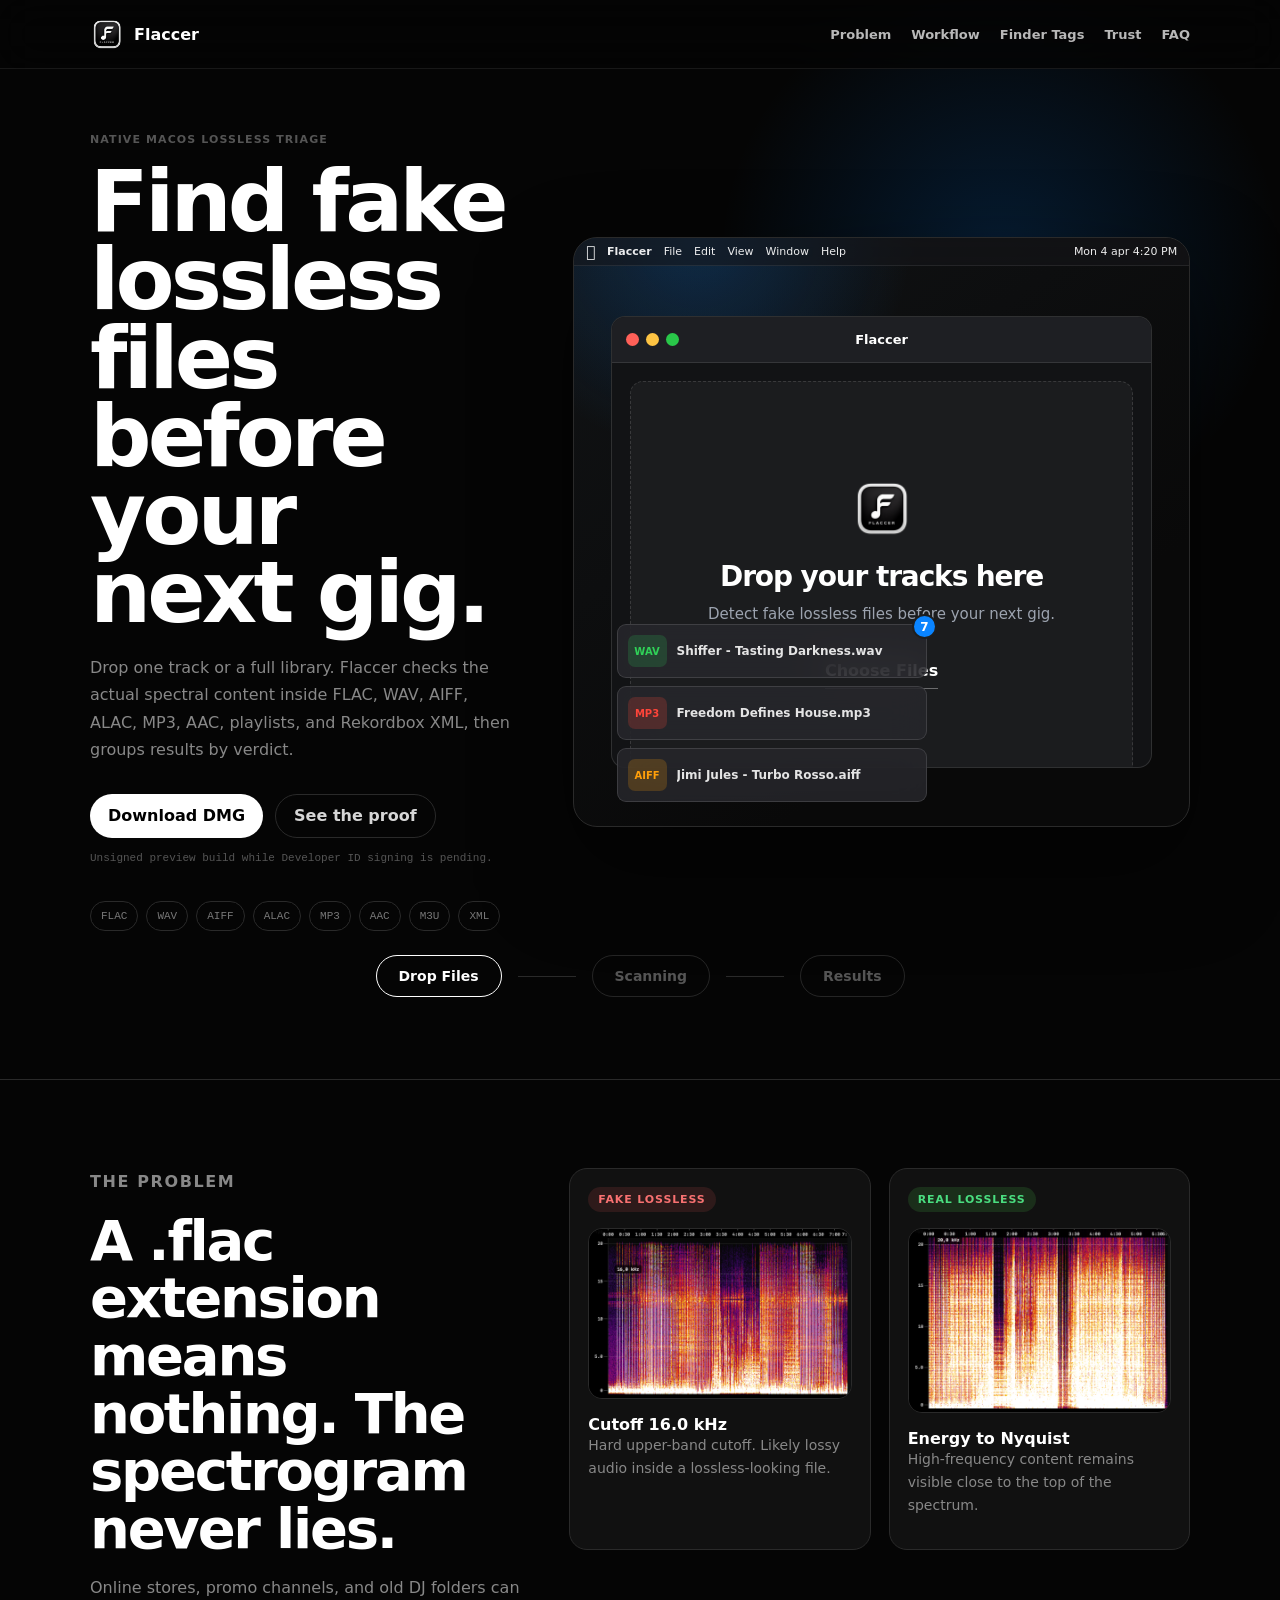
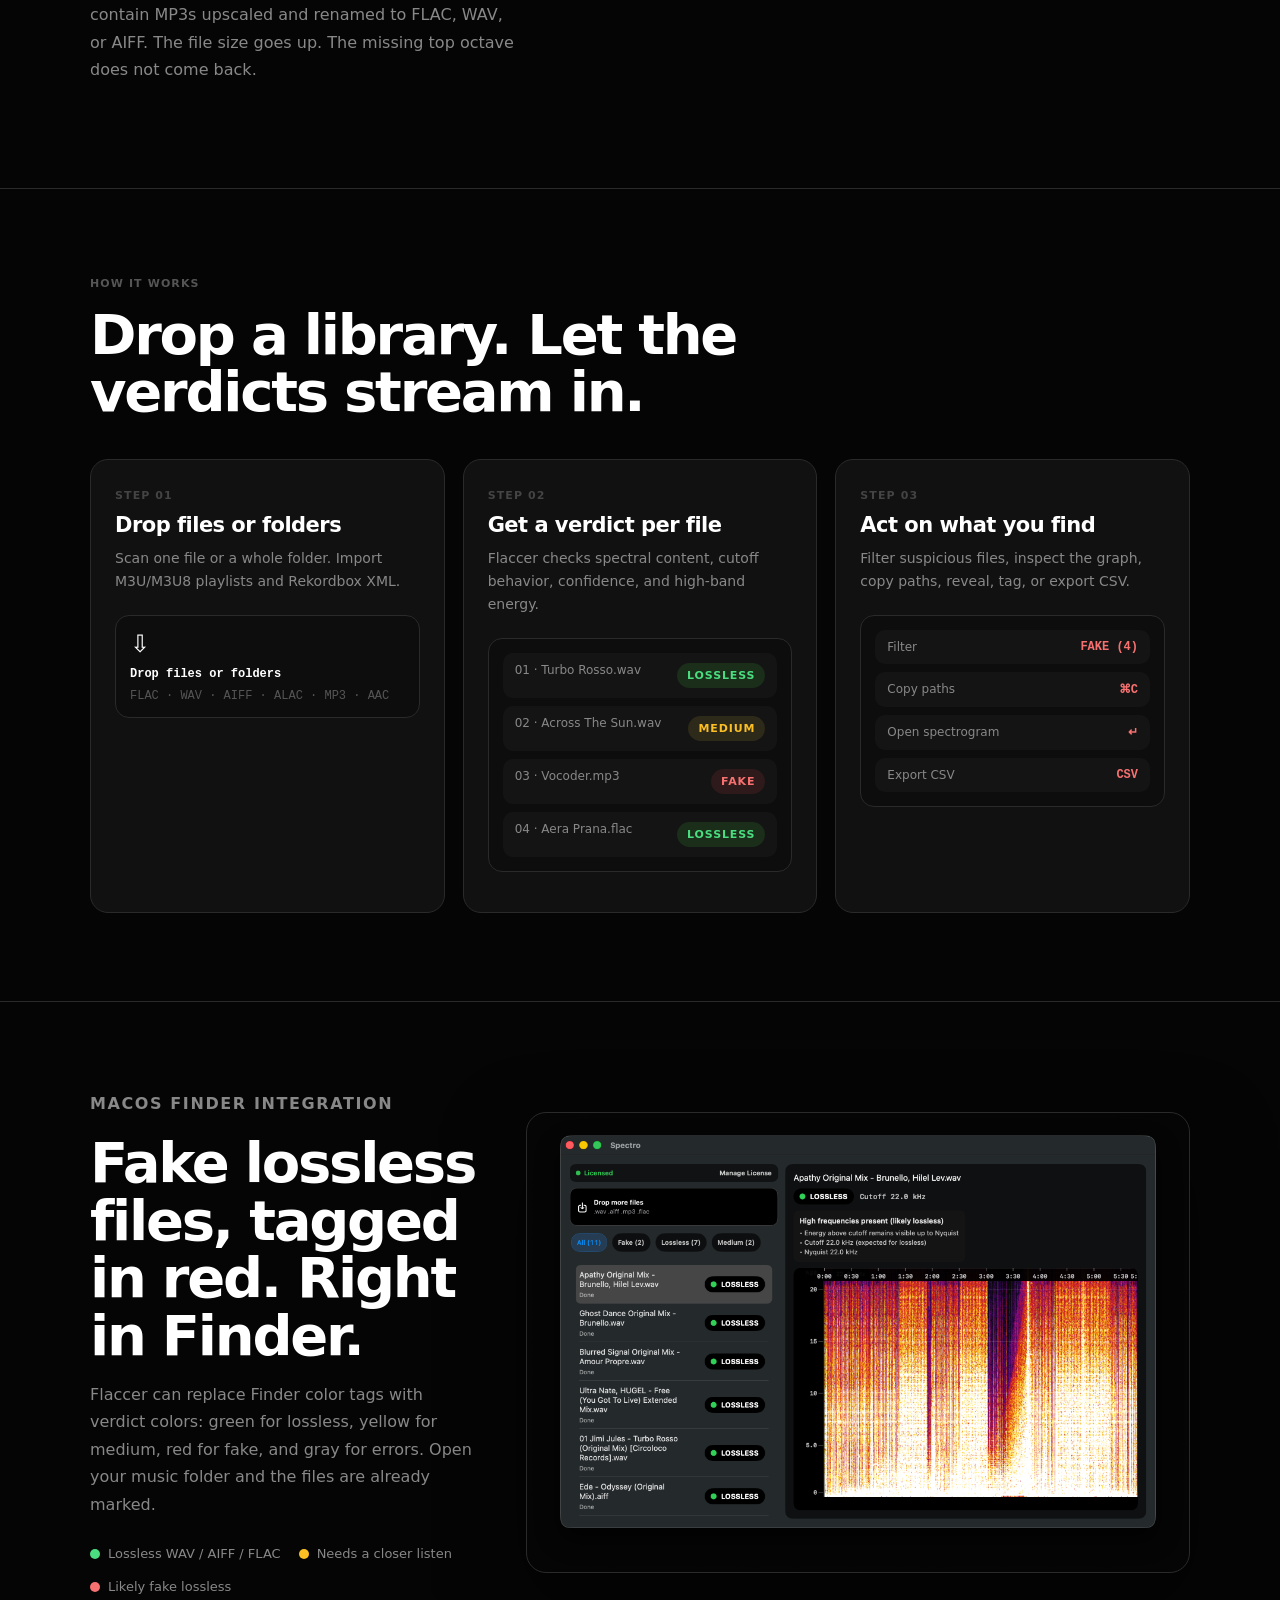
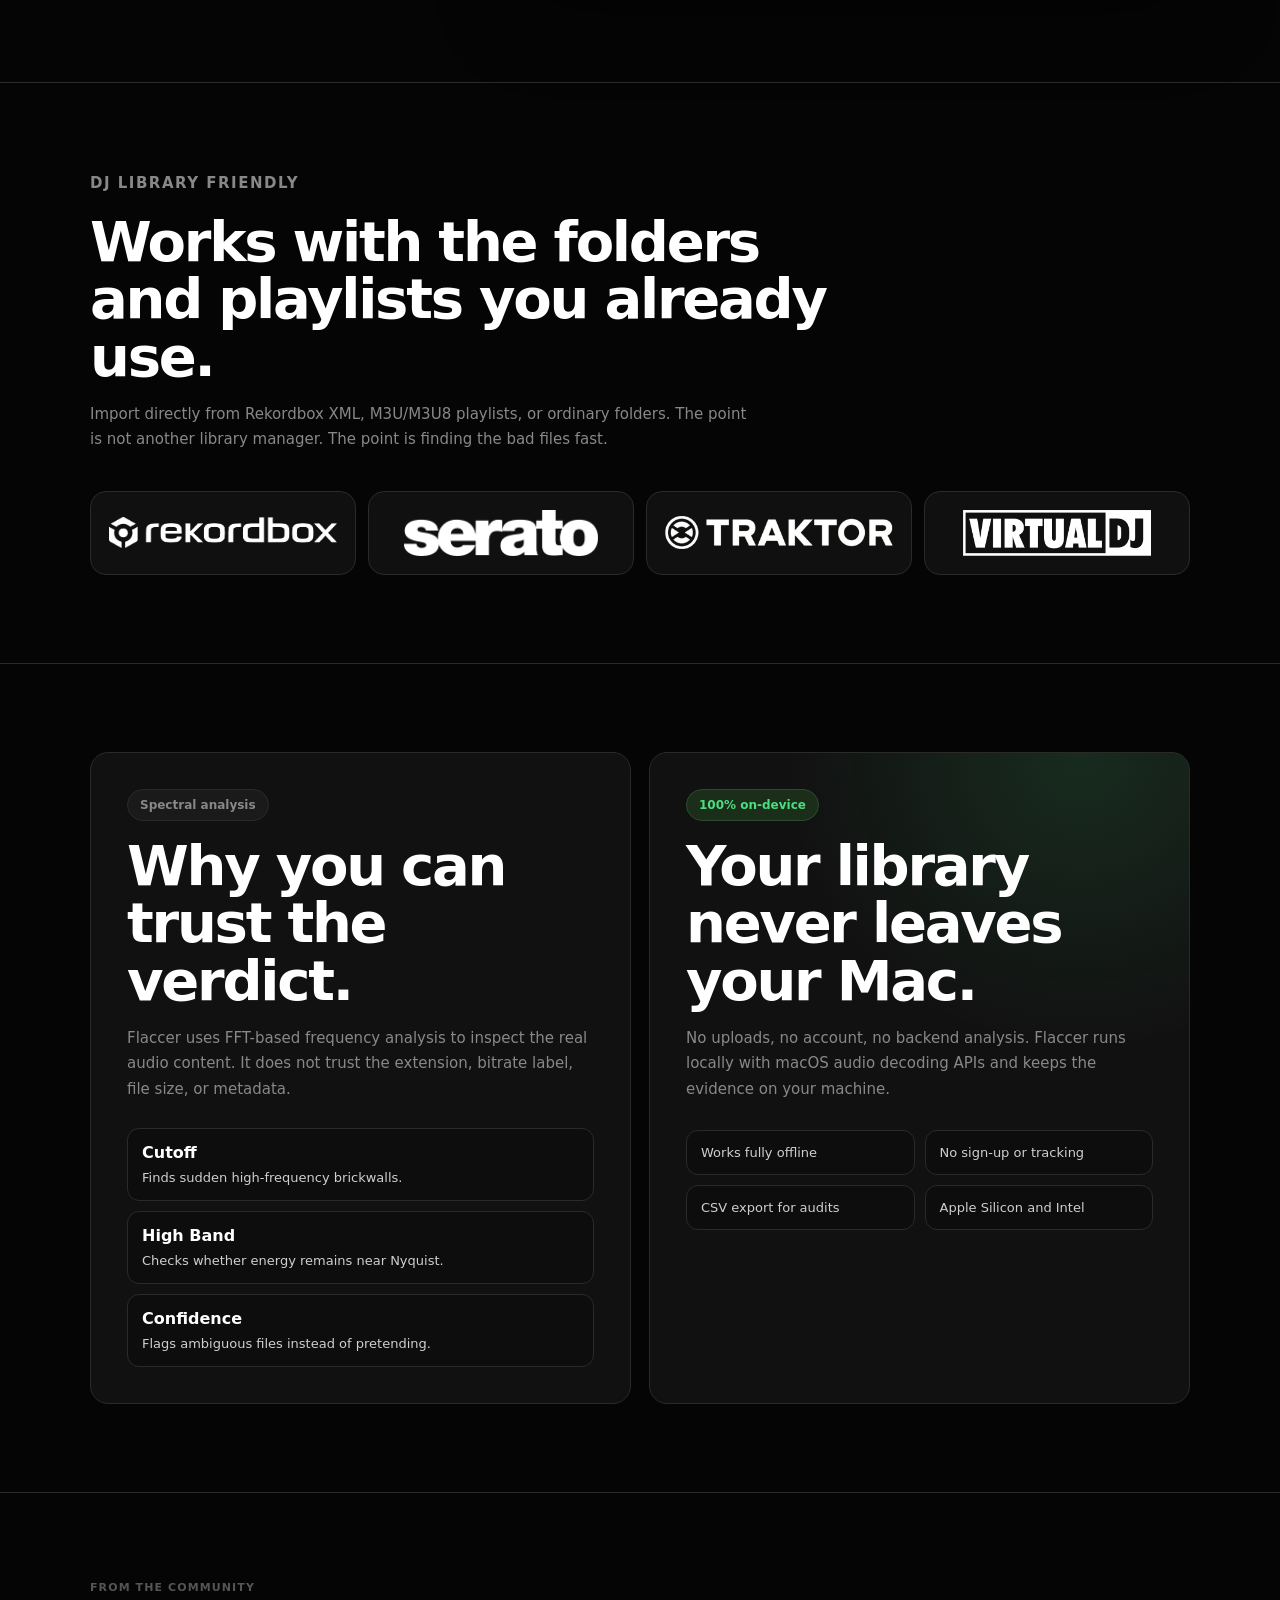
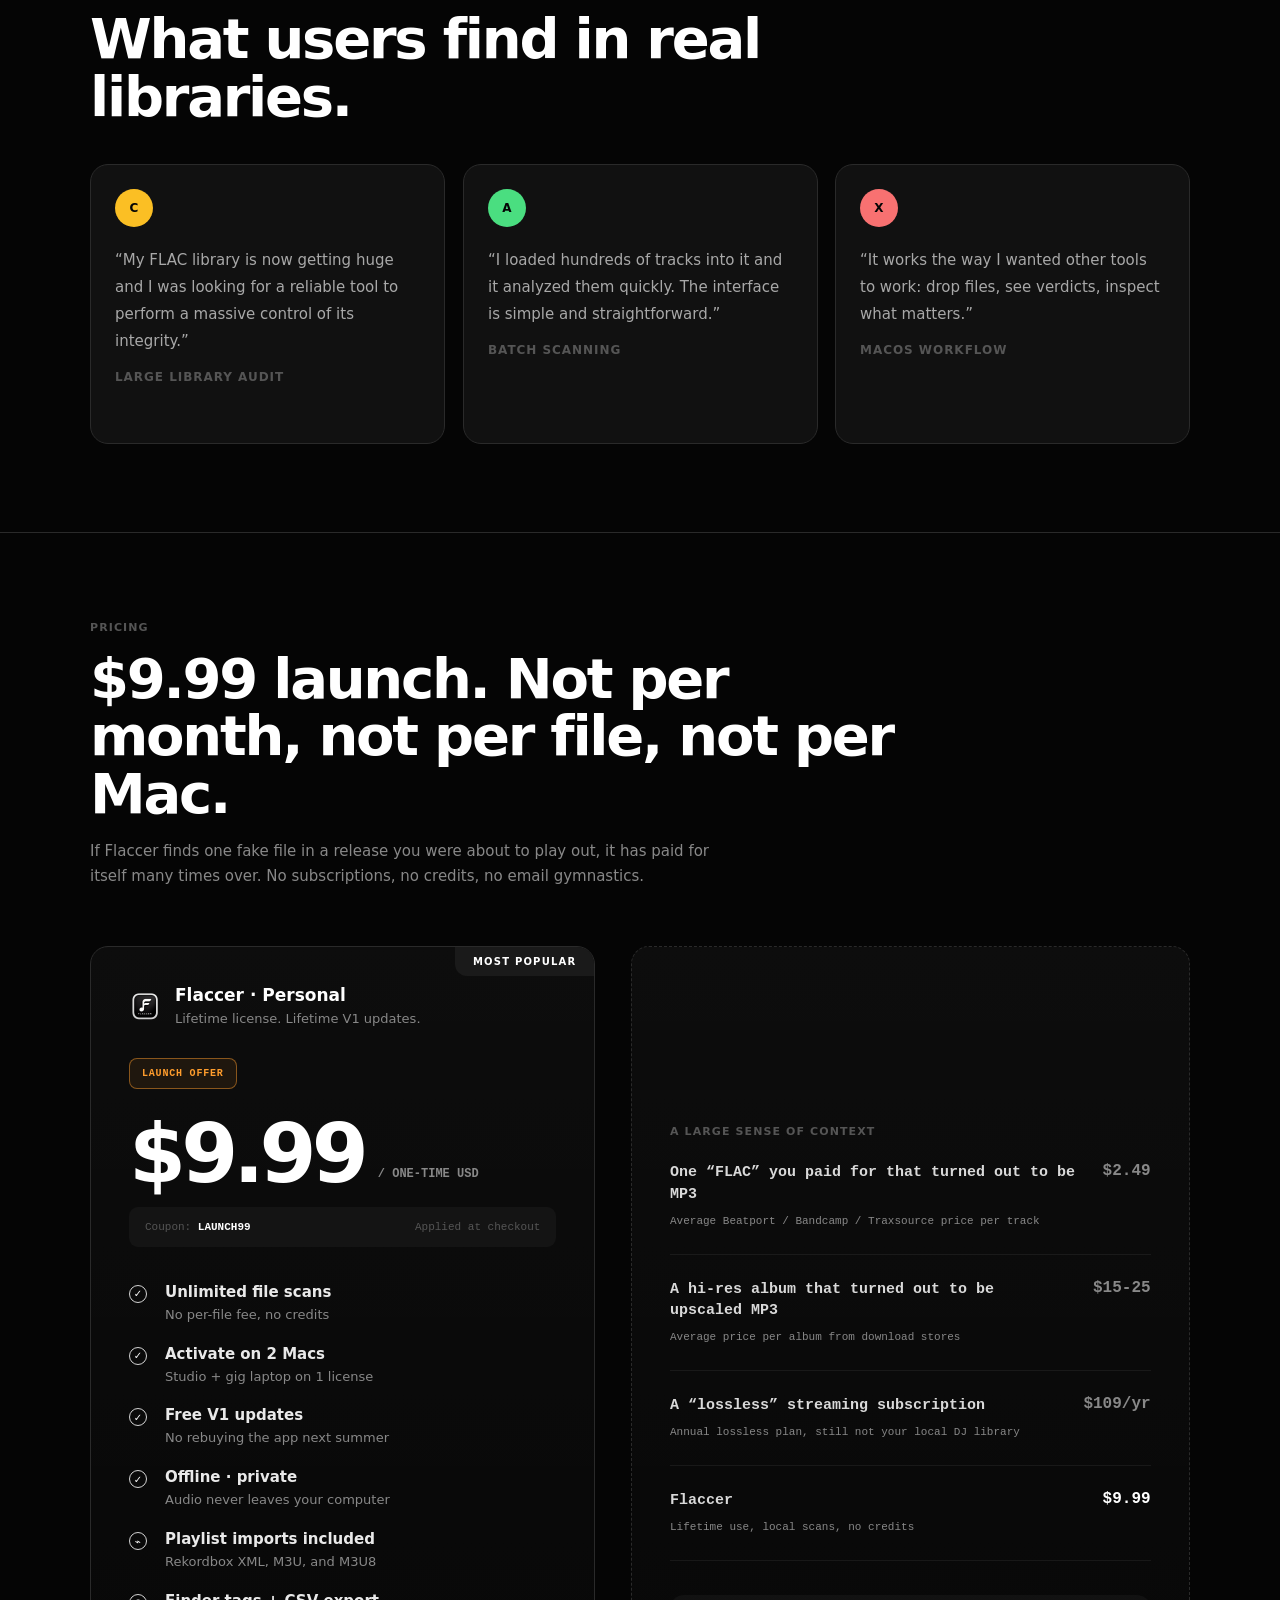
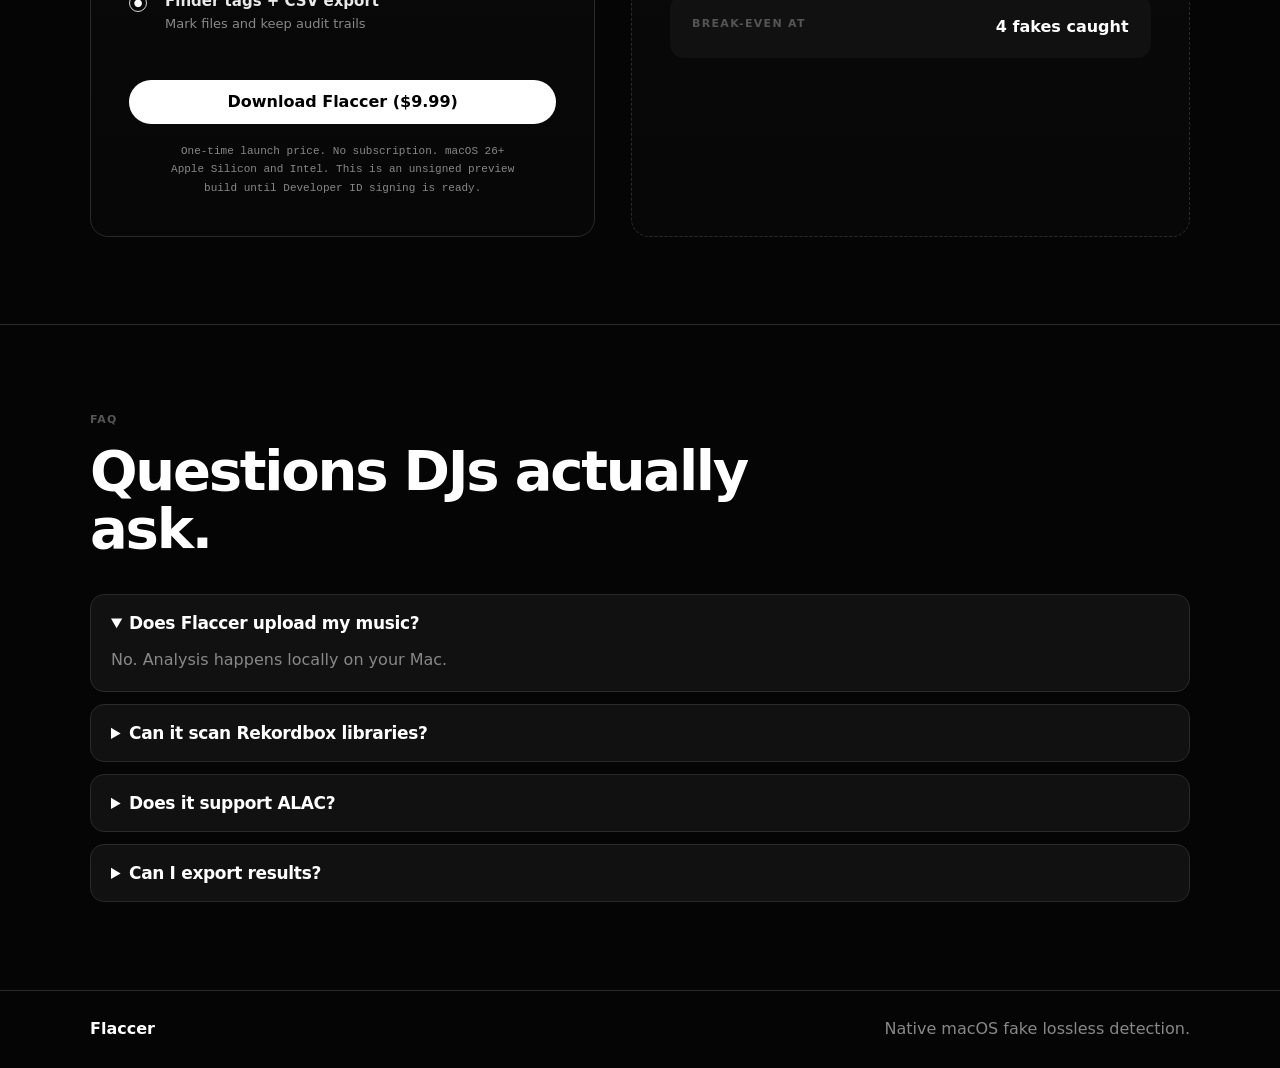
<file: index.html>
<!doctype html>
<html lang="en">
  <head>
    <meta charset="utf-8">
    <meta name="viewport" content="width=device-width, initial-scale=1">
    <title>Flaccer - Fake lossless detector for macOS</title>
    <meta name="description" content="Flaccer detects fake lossless audio files with local spectrogram analysis, Finder color tags, playlist imports, and CSV export.">
    <link rel="icon" href="assets/flaccer-icon.png" type="image/png">
    <link rel="apple-touch-icon" href="assets/flaccer-icon.png">
    <link rel="stylesheet" href="styles.css">
  </head>
  <body>
    <header class="site-nav">
      <a class="brand" href="#top" aria-label="Flaccer home">
        <img src="assets/flaccer-icon.png" alt="">
        <span>Flaccer</span>
      </a>
      <nav aria-label="Primary navigation">
        <a href="#problem">Problem</a>
        <a href="#workflow">Workflow</a>
        <a href="#finder-tags">Finder Tags</a>
        <a href="#trust">Trust</a>
        <a href="#faq">FAQ</a>
      </nav>
    </header>

    <main id="top">
      <section class="hero">
        <div class="hero-copy">
          <p class="eyebrow">Native macOS lossless triage</p>
          <h1>Find fake lossless files before your next gig.</h1>
          <p class="lede">
            Drop one track or a full library. Flaccer checks the actual spectral
            content inside FLAC, WAV, AIFF, ALAC, MP3, AAC, playlists, and
            Rekordbox XML, then groups results by verdict.
          </p>
          <div class="hero-actions">
            <a class="button primary" href="downloads/Flaccer-1.0.1.dmg" download>Download DMG</a>
            <a class="button secondary" href="#problem">See the proof</a>
          </div>
          <p class="download-note">Unsigned preview build while Developer ID signing is pending.</p>
          <div class="format-strip">
            <span>FLAC</span>
            <span>WAV</span>
            <span>AIFF</span>
            <span>ALAC</span>
            <span>MP3</span>
            <span>AAC</span>
            <span>M3U</span>
            <span>XML</span>
          </div>
        </div>

        <div class="desktop-scene" aria-label="Flaccer interface preview">
          <div class="system-bar">
            <div>
              <span class="apple"></span>
              <strong>Flaccer</strong>
              <span>File</span>
              <span>Edit</span>
              <span>View</span>
              <span>Window</span>
              <span>Help</span>
            </div>
            <span>Mon 4 apr 4:20 PM</span>
          </div>

          <div class="app-window">
            <div class="titlebar">
              <span class="traffic red"></span>
              <span class="traffic yellow"></span>
              <span class="traffic green"></span>
              <strong>Flaccer</strong>
            </div>
            <div class="drop-zone">
              <img src="assets/flaccer-icon.png" alt="">
              <h2>Drop your tracks here</h2>
              <p>Detect fake lossless files before your next gig.</p>
              <button type="button">Choose Files</button>
            </div>
          </div>

          <div class="drag-stack" aria-hidden="true">
            <div class="file-card wav"><b>WAV</b><span>Shiffer - Tasting Darkness.wav</span></div>
            <div class="file-card mp3"><b>MP3</b><span>Freedom Defines House.mp3</span></div>
            <div class="file-card aiff"><b>AIFF</b><span>Jimi Jules - Turbo Rosso.aiff</span></div>
            <em>7</em>
          </div>
        </div>
      </section>

      <div class="stage-pills" aria-label="Scan flow">
        <span class="active">Drop Files</span>
        <i></i>
        <span>Scanning</span>
        <i></i>
        <span>Results</span>
      </div>

      <section id="problem" class="section proof">
        <div class="section-intro">
          <p class="eyebrow">The problem</p>
          <h2>A .flac extension means nothing. The spectrogram never lies.</h2>
          <p>
            Online stores, promo channels, and old DJ folders can contain MP3s
            upscaled and renamed to FLAC, WAV, or AIFF. The file size goes up.
            The missing top octave does not come back.
          </p>
        </div>
        <div class="proof-grid">
          <article>
            <span class="verdict fake">Fake lossless</span>
            <img src="assets/spectro-fake.png" alt="Fake lossless spectrogram with a hard high-frequency cutoff">
            <div class="proof-caption">
              <strong>Cutoff 16.0 kHz</strong>
              <p>Hard upper-band cutoff. Likely lossy audio inside a lossless-looking file.</p>
            </div>
          </article>
          <article>
            <span class="verdict lossless">Real lossless</span>
            <img src="assets/spectro-lossless.png" alt="Lossless spectrogram with energy up to Nyquist">
            <div class="proof-caption">
              <strong>Energy to Nyquist</strong>
              <p>High-frequency content remains visible close to the top of the spectrum.</p>
            </div>
          </article>
        </div>
      </section>

      <section id="workflow" class="section workflow">
        <p class="eyebrow">How it works</p>
        <h2>Drop a library. Let the verdicts stream in.</h2>
        <div class="workflow-grid">
          <article>
            <small>Step 01</small>
            <h3>Drop files or folders</h3>
            <p>Scan one file or a whole folder. Import M3U/M3U8 playlists and Rekordbox XML.</p>
            <div class="mini-drop">
              <span>⇩</span>
              <b>Drop files or folders</b>
              <em>FLAC · WAV · AIFF · ALAC · MP3 · AAC</em>
            </div>
          </article>
          <article>
            <small>Step 02</small>
            <h3>Get a verdict per file</h3>
            <p>Flaccer checks spectral content, cutoff behavior, confidence, and high-band energy.</p>
            <ul class="result-list">
              <li><span>01 · Turbo Rosso.wav</span><b class="lossless">LOSSLESS</b></li>
              <li><span>02 · Across The Sun.wav</span><b class="medium">MEDIUM</b></li>
              <li><span>03 · Vocoder.mp3</span><b class="fake">FAKE</b></li>
              <li><span>04 · Aera Prana.flac</span><b class="lossless">LOSSLESS</b></li>
            </ul>
          </article>
          <article>
            <small>Step 03</small>
            <h3>Act on what you find</h3>
            <p>Filter suspicious files, inspect the graph, copy paths, reveal, tag, or export CSV.</p>
            <ul class="action-list">
              <li><span>Filter</span><b>FAKE (4)</b></li>
              <li><span>Copy paths</span><b>⌘C</b></li>
              <li><span>Open spectrogram</span><b>↵</b></li>
              <li><span>Export CSV</span><b>CSV</b></li>
            </ul>
          </article>
        </div>
      </section>

      <section id="finder-tags" class="section finder">
        <div>
          <p class="eyebrow">macOS Finder integration</p>
          <h2>Fake lossless files, tagged in red. Right in Finder.</h2>
          <p>
            Flaccer can replace Finder color tags with verdict colors: green for
            lossless, yellow for medium, red for fake, and gray for errors.
            Open your music folder and the files are already marked.
          </p>
          <div class="tag-legend">
            <span><i class="green-dot"></i>Lossless WAV / AIFF / FLAC</span>
            <span><i class="yellow-dot"></i>Needs a closer listen</span>
            <span><i class="red-dot"></i>Likely fake lossless</span>
          </div>
        </div>
        <img src="assets/spectro-library-audit.png" alt="Library audit preview with verdict results">
      </section>

      <section class="section tools">
        <p class="eyebrow">DJ library friendly</p>
        <h2>Works with the folders and playlists you already use.</h2>
        <p>
          Import directly from Rekordbox XML, M3U/M3U8 playlists, or ordinary folders.
          The point is not another library manager. The point is finding the bad files fast.
        </p>
        <div class="logo-grid">
          <img src="assets/rekordbox-logo-spectro.png" alt="Rekordbox">
          <img src="assets/serato-logo-spectro.png" alt="Serato">
          <img src="assets/traktor-logo-spectro.png" alt="Traktor">
          <img src="assets/virtual-dj-logo-spectro.png" alt="VirtualDJ">
        </div>
      </section>

      <section id="trust" class="section trust">
        <div class="trust-card">
          <span class="badge muted">Spectral analysis</span>
          <h2>Why you can trust the verdict.</h2>
          <p>
            Flaccer uses FFT-based frequency analysis to inspect the real audio content.
            It does not trust the extension, bitrate label, file size, or metadata.
          </p>
          <div class="trust-metrics">
            <div><strong>Cutoff</strong><span>Finds sudden high-frequency brickwalls.</span></div>
            <div><strong>High Band</strong><span>Checks whether energy remains near Nyquist.</span></div>
            <div><strong>Confidence</strong><span>Flags ambiguous files instead of pretending.</span></div>
          </div>
        </div>
        <div class="trust-card green-card">
          <span class="badge private">100% on-device</span>
          <h2>Your library never leaves your Mac.</h2>
          <p>
            No uploads, no account, no backend analysis. Flaccer runs locally with
            macOS audio decoding APIs and keeps the evidence on your machine.
          </p>
          <ul class="check-list">
            <li>Works fully offline</li>
            <li>No sign-up or tracking</li>
            <li>CSV export for audits</li>
            <li>Apple Silicon and Intel</li>
          </ul>
        </div>
      </section>

      <section class="section community">
        <p class="eyebrow">From the community</p>
        <h2>What users find in real libraries.</h2>
        <div class="quote-grid">
          <article>
            <div class="avatar yellow">C</div>
            <p>“My FLAC library is now getting huge and I was looking for a reliable tool to perform a massive control of its integrity.”</p>
            <span>Large library audit</span>
          </article>
          <article>
            <div class="avatar green">A</div>
            <p>“I loaded hundreds of tracks into it and it analyzed them quickly. The interface is simple and straightforward.”</p>
            <span>Batch scanning</span>
          </article>
          <article>
            <div class="avatar red">X</div>
            <p>“It works the way I wanted other tools to work: drop files, see verdicts, inspect what matters.”</p>
            <span>macOS workflow</span>
          </article>
        </div>
      </section>

      <section id="pricing" class="section pricing">
        <p class="eyebrow">Pricing</p>
        <h2>$9.99 launch. Not per month, not per file, not per Mac.</h2>
        <p class="pricing-copy">
          If Flaccer finds one fake file in a release you were about to play out,
          it has paid for itself many times over. No subscriptions, no credits,
          no email gymnastics.
        </p>
        <div class="pricing-grid">
          <article class="price-card">
            <span class="popular">Most popular</span>
            <div class="plan-name">
              <img src="assets/flaccer-icon.png" alt="">
              <div>
                <strong>Flaccer · Personal</strong>
                <p>Lifetime license. Lifetime V1 updates.</p>
              </div>
            </div>
            <span class="offer-pill">Launch offer</span>
            <div class="price-line">
              <strong>$9.99</strong>
              <span>/ one-time USD</span>
            </div>
            <div class="coupon-row">
              <span>Coupon: <strong>LAUNCH99</strong></span>
              <span>Applied at checkout</span>
            </div>
            <ul class="feature-list">
              <li>
                <span class="feature-icon">✓</span>
                <div>
                  <strong>Unlimited file scans</strong>
                  <small>No per-file fee, no credits</small>
                </div>
              </li>
              <li>
                <span class="feature-icon">✓</span>
                <div>
                  <strong>Activate on 2 Macs</strong>
                  <small>Studio + gig laptop on 1 license</small>
                </div>
              </li>
              <li>
                <span class="feature-icon">✓</span>
                <div>
                  <strong>Free V1 updates</strong>
                  <small>No rebuying the app next summer</small>
                </div>
              </li>
              <li>
                <span class="feature-icon">✓</span>
                <div>
                  <strong>Offline · private</strong>
                  <small>Audio never leaves your computer</small>
                </div>
              </li>
              <li>
                <span class="feature-icon">⌁</span>
                <div>
                  <strong>Playlist imports included</strong>
                  <small>Rekordbox XML, M3U, and M3U8</small>
                </div>
              </li>
              <li>
                <span class="feature-icon">●</span>
                <div>
                  <strong>Finder tags + CSV export</strong>
                  <small>Mark files and keep audit trails</small>
                </div>
              </li>
            </ul>
            <a class="button primary buy-button" href="downloads/Flaccer-1.0.1.dmg" download>Download Flaccer ($9.99)</a>
            <p class="price-note">
              One-time launch price. No subscription. macOS 26+ Apple Silicon and Intel.
              This is an unsigned preview build until Developer ID signing is ready.
            </p>
          </article>
          <article class="context-card">
            <p class="eyebrow">A large sense of context</p>
            <div class="context-row">
              <span>
                <strong>One “FLAC” you paid for that turned out to be MP3</strong>
                <small>Average Beatport / Bandcamp / Traxsource price per track</small>
              </span>
              <strong>$2.49</strong>
            </div>
            <div class="context-row">
              <span>
                <strong>A hi-res album that turned out to be upscaled MP3</strong>
                <small>Average price per album from download stores</small>
              </span>
              <strong>$15-25</strong>
            </div>
            <div class="context-row">
              <span>
                <strong>A “lossless” streaming subscription</strong>
                <small>Annual lossless plan, still not your local DJ library</small>
              </span>
              <strong>$109/yr</strong>
            </div>
            <div class="context-row flaccer-row">
              <span>
                <strong>Flaccer</strong>
                <small>Lifetime use, local scans, no credits</small>
              </span>
              <strong>$9.99</strong>
            </div>
            <div class="break-even">
              <span>Break-even at</span>
              <strong>4 fakes caught</strong>
            </div>
          </article>
        </div>
      </section>

      <section id="faq" class="section faq">
        <p class="eyebrow">FAQ</p>
        <h2>Questions DJs actually ask.</h2>
        <div class="faq-list">
          <details open>
            <summary>Does Flaccer upload my music?</summary>
            <p>No. Analysis happens locally on your Mac.</p>
          </details>
          <details>
            <summary>Can it scan Rekordbox libraries?</summary>
            <p>Yes. Import Rekordbox XML and Flaccer resolves the referenced local audio files.</p>
          </details>
          <details>
            <summary>Does it support ALAC?</summary>
            <p>Yes. ALAC/M4A is treated like any other audio file: the verdict comes from spectral evidence.</p>
          </details>
          <details>
            <summary>Can I export results?</summary>
            <p>Yes. Export CSV with verdict, cutoff, confidence, sample rate, and file paths.</p>
          </details>
        </div>
      </section>
    </main>

    <footer>
      <strong>Flaccer</strong>
      <span>Native macOS fake lossless detection.</span>
    </footer>

    <script src="script.js"></script>
  </body>
</html>
</file>
<file: styles.css>
:root {
  color-scheme: dark;
  --bg: #050505;
  --panel: #111;
  --panel-soft: #171717;
  --line: #2a2a2a;
  --line-soft: rgba(255, 255, 255, 0.1);
  --muted: #888;
  --dim: #555;
  --text: #fff;
  --green: #4ade80;
  --green-bg: #1a2e1a;
  --yellow: #fbbf24;
  --yellow-bg: #2e2a1a;
  --red: #f87171;
  --red-bg: #2e1a1a;
  --blue: #0a84ff;
}

* {
  box-sizing: border-box;
  scrollbar-width: none;
}

html {
  scroll-behavior: smooth;
  scrollbar-width: none;
}

*::-webkit-scrollbar,
html::-webkit-scrollbar,
body::-webkit-scrollbar {
  width: 0;
  height: 0;
  display: none;
}

body {
  margin: 0;
  background: var(--bg);
  color: var(--text);
  font-family: Inter, -apple-system, BlinkMacSystemFont, "SF Pro Display", "SF Pro Text", system-ui, sans-serif;
  letter-spacing: 0;
  overflow-x: hidden;
  -ms-overflow-style: none;
}

a {
  color: inherit;
  text-decoration: none;
}

button {
  font: inherit;
}

img {
  display: block;
  max-width: 100%;
}

.reveal-on-scroll {
  opacity: 0;
  transform: translateY(22px);
  transition:
    opacity 700ms cubic-bezier(0.22, 1, 0.36, 1),
    transform 700ms cubic-bezier(0.22, 1, 0.36, 1);
  transition-delay: var(--reveal-delay, 0ms);
  will-change: opacity, transform;
}

.reveal-on-scroll.is-visible {
  opacity: 1;
  transform: translateY(0);
}

.site-nav {
  position: sticky;
  top: 0;
  z-index: 20;
  display: flex;
  align-items: center;
  justify-content: space-between;
  gap: 18px;
  border-bottom: 1px solid rgba(255, 255, 255, 0.08);
  background: rgba(5, 5, 5, 0.78);
  padding: 17px max(20px, calc((100vw - 1100px) / 2));
  backdrop-filter: blur(20px);
}

.brand {
  display: inline-flex;
  align-items: center;
  gap: 10px;
  font-weight: 800;
}

.brand img {
  width: 34px;
  height: 34px;
  border-radius: 9px;
}

.site-nav nav {
  display: flex;
  gap: 20px;
  color: #b8b8b8;
  font-size: 13px;
  font-weight: 700;
}

.site-nav nav a:hover {
  color: white;
}

.hero {
  position: relative;
  display: grid;
  grid-template-columns: minmax(300px, 0.82fr) minmax(520px, 1.18fr);
  gap: 54px;
  align-items: center;
  width: min(1100px, calc(100% - 40px));
  min-height: calc(100svh - 70px);
  margin: 0 auto;
  padding: 64px 0 44px;
}

.hero::before {
  content: "";
  position: absolute;
  right: -120px;
  top: -120px;
  width: 620px;
  height: 620px;
  border-radius: 999px;
  background: radial-gradient(circle, rgba(10, 132, 255, 0.18), transparent 64%);
  pointer-events: none;
}

.eyebrow {
  margin: 0;
  color: var(--dim);
  font-size: 11px;
  font-weight: 800;
  letter-spacing: 0.1em;
  text-transform: uppercase;
}

h1,
h2,
h3,
p {
  margin-top: 0;
}

h1 {
  margin: 16px 0 22px;
  font-size: clamp(48px, 7vw, 86px);
  line-height: 0.91;
  letter-spacing: -0.045em;
}

h2 {
  margin: 16px 0;
  font-size: clamp(34px, 5vw, 56px);
  line-height: 1.03;
  letter-spacing: -0.04em;
}

h3 {
  margin: 10px 0;
  font-size: 21px;
  letter-spacing: -0.025em;
}

.lede,
.section-intro p,
.finder p,
.privacy p {
  max-width: 610px;
  color: var(--muted);
  font-size: 16px;
  line-height: 1.72;
}

.hero-actions {
  display: flex;
  flex-wrap: wrap;
  gap: 12px;
  margin-top: 30px;
}

.download-note {
  color: var(--dim);
  font-family: ui-monospace, "SF Mono", Menlo, monospace;
  font-size: 11px;
  line-height: 1.6;
  margin: 12px 0 0;
}

.button {
  display: inline-flex;
  align-items: center;
  justify-content: center;
  min-height: 44px;
  border-radius: 999px;
  padding: 0 18px;
  font-weight: 800;
}

.button.primary {
  background: white;
  color: black;
}

.button.secondary {
  border: 1px solid var(--line);
  color: #d6d6d6;
}

.format-strip {
  display: flex;
  flex-wrap: wrap;
  gap: 8px;
  margin-top: 34px;
}

.format-strip span {
  border: 1px solid var(--line);
  border-radius: 999px;
  padding: 8px 10px;
  color: #777;
  font-family: ui-monospace, "SF Mono", Menlo, monospace;
  font-size: 11px;
}

.desktop-scene {
  position: relative;
  overflow: hidden;
  min-height: 590px;
  border: 1px solid var(--line);
  border-radius: 24px;
  background:
    radial-gradient(circle at 20% 0%, rgba(10, 132, 255, 0.22), transparent 28%),
    linear-gradient(145deg, #111315, #090909 72%);
  box-shadow: 0 40px 90px rgba(0, 0, 0, 0.5);
}

.system-bar {
  display: flex;
  align-items: center;
  justify-content: space-between;
  height: 28px;
  border-bottom: 1px solid rgba(255, 255, 255, 0.08);
  background: rgba(22, 22, 26, 0.55);
  padding: 0 12px;
  color: rgba(255, 255, 255, 0.92);
  font-size: 11px;
  backdrop-filter: blur(20px);
}

.system-bar div {
  display: flex;
  align-items: center;
  gap: 12px;
}

.apple {
  font-size: 15px;
}

.app-window {
  position: absolute;
  inset: 78px 6% 58px;
  overflow: hidden;
  border: 1px solid rgba(255, 255, 255, 0.12);
  border-radius: 14px;
  background: #121315;
}

.titlebar {
  position: relative;
  display: flex;
  align-items: center;
  gap: 7px;
  height: 46px;
  border-bottom: 1px solid rgba(255, 255, 255, 0.1);
  background: #1e1f23;
  padding: 0 14px;
}

.titlebar strong {
  position: absolute;
  left: 50%;
  transform: translateX(-50%);
  font-size: 13px;
}

.traffic {
  width: 13px;
  height: 13px;
  border-radius: 999px;
}

.traffic.red { background: #ff6058; }
.traffic.yellow { background: #fec443; }
.traffic.green { background: #29c749; }

.drop-zone {
  display: grid;
  place-items: center;
  align-content: center;
  gap: 14px;
  height: calc(100% - 46px);
  margin: 18px;
  border: 1.5px dashed rgba(255, 255, 255, 0.13);
  border-radius: 13px;
  background: rgba(255, 255, 255, 0.04);
  text-align: center;
}

.drop-zone img {
  width: 62px;
  height: 62px;
  border-radius: 16px;
  margin-bottom: 10px;
}

.drop-zone h2 {
  margin: 0;
  font-size: clamp(21px, 3vw, 28px);
}

.drop-zone p {
  margin: 0;
  color: #9ca3af;
  font-size: 15px;
}

.drop-zone button {
  border: 0;
  border-bottom: 1px solid rgba(255, 255, 255, 0.35);
  background: transparent;
  color: white;
  cursor: pointer;
  font-weight: 800;
  margin-top: 16px;
  padding: 8px 0;
}

.drag-stack {
  position: absolute;
  left: 7%;
  bottom: 24px;
  display: grid;
  gap: 8px;
  width: min(310px, 58%);
}

.file-card {
  display: flex;
  align-items: center;
  gap: 10px;
  border: 1px solid rgba(255, 255, 255, 0.12);
  border-radius: 9px;
  background: rgba(40, 40, 45, 0.82);
  padding: 10px;
  backdrop-filter: blur(18px);
}

.file-card b {
  display: grid;
  place-items: center;
  width: 39px;
  height: 32px;
  border-radius: 7px;
  background: rgba(48, 209, 88, 0.18);
  color: #30d158;
  font-size: 10px;
}

.file-card.mp3 b {
  background: rgba(255, 69, 58, 0.2);
  color: #ff453a;
}

.file-card.aiff b {
  background: rgba(255, 159, 10, 0.2);
  color: #ff9f0a;
}

.file-card span {
  overflow: hidden;
  color: rgba(255, 255, 255, 0.88);
  font-size: 12px;
  font-weight: 700;
  text-overflow: ellipsis;
  white-space: nowrap;
}

.drag-stack em {
  position: absolute;
  top: -10px;
  right: -10px;
  display: grid;
  place-items: center;
  width: 25px;
  height: 25px;
  border: 2px solid #1e1e1e;
  border-radius: 999px;
  background: var(--blue);
  font-size: 12px;
  font-style: normal;
  font-weight: 900;
}

.stage-pills {
  display: flex;
  flex-wrap: wrap;
  align-items: center;
  justify-content: center;
  gap: 16px;
  width: min(680px, calc(100% - 40px));
  margin: -20px auto 82px;
}

.stage-pills span {
  border: 1.5px solid rgba(255, 255, 255, 0.13);
  border-radius: 999px;
  padding: 12px 22px;
  color: rgba(255, 255, 255, 0.32);
  font-size: 14px;
  font-weight: 800;
}

.stage-pills span.active {
  border-color: white;
  color: white;
}

.stage-pills i {
  width: 58px;
  height: 1px;
  background: rgba(255, 255, 255, 0.15);
}

.section {
  border-top: 1px solid var(--line);
  padding: 88px max(20px, calc((100vw - 1100px) / 2));
}

.proof {
  display: grid;
  grid-template-columns: minmax(280px, 0.82fr) minmax(420px, 1.18fr);
  gap: 48px;
  align-items: start;
}

.proof-grid,
.workflow-grid {
  display: grid;
  gap: 18px;
}

.proof-grid {
  grid-template-columns: 1fr 1fr;
}

.proof-grid article,
.workflow-grid article,
.privacy-card {
  border: 1px solid var(--line);
  border-radius: 18px;
  background: var(--panel);
}

.proof-grid article {
  padding: 18px;
}

.proof-grid img {
  overflow: hidden;
  border: 1px solid var(--line);
  border-radius: 14px;
  margin: 16px 0;
}

.proof-grid p,
.workflow-grid p {
  color: var(--muted);
  font-size: 14px;
  line-height: 1.65;
}

.verdict,
.result-list b {
  display: inline-flex;
  border-radius: 999px;
  padding: 6px 10px;
  font-size: 11px;
  font-weight: 900;
  letter-spacing: 0.08em;
  text-transform: uppercase;
}

.fake {
  background: var(--red-bg);
  color: var(--red);
}

.lossless {
  background: var(--green-bg);
  color: var(--green);
}

.medium {
  background: var(--yellow-bg);
  color: var(--yellow);
}

.workflow h2,
.tools h2 {
  max-width: 760px;
}

.tools p {
  max-width: 660px;
  color: var(--muted);
  font-size: 15px;
  line-height: 1.7;
}

.workflow-grid {
  grid-template-columns: repeat(3, 1fr);
  margin-top: 38px;
}

.workflow-grid article {
  min-height: 315px;
  padding: 24px;
}

.workflow-grid small {
  color: #444;
  font-size: 11px;
  font-weight: 800;
  letter-spacing: 0.1em;
  text-transform: uppercase;
}

.mini-drop,
.result-list,
.action-list {
  border: 1px solid var(--line);
  border-radius: 14px;
  background: #0d0d0d;
  margin-top: 22px;
  padding: 14px;
}

.mini-drop {
  display: grid;
  gap: 8px;
  color: #555;
  font-family: ui-monospace, "SF Mono", Menlo, monospace;
  font-size: 12px;
}

.mini-drop span {
  color: white;
  font-size: 24px;
}

.mini-drop b {
  color: white;
  font-family: inherit;
}

.mini-drop em {
  font-style: normal;
}

.result-list,
.action-list {
  display: grid;
  gap: 8px;
  list-style: none;
}

.result-list li,
.action-list li {
  display: flex;
  justify-content: space-between;
  gap: 12px;
  border-radius: 10px;
  background: #141414;
  padding: 10px 12px;
  color: var(--muted);
  font-size: 12px;
}

.result-list span,
.action-list span {
  overflow: hidden;
  text-overflow: ellipsis;
  white-space: nowrap;
}

.action-list b {
  color: var(--red);
  font-family: ui-monospace, "SF Mono", Menlo, monospace;
}

.finder {
  display: grid;
  grid-template-columns: minmax(280px, 0.74fr) minmax(420px, 1.26fr);
  gap: 46px;
  align-items: center;
}

.finder img {
  border: 1px solid var(--line);
  border-radius: 20px;
  box-shadow: 0 32px 80px rgba(0, 0, 0, 0.5);
}

.tag-legend {
  display: flex;
  flex-wrap: wrap;
  gap: 18px;
  margin-top: 28px;
  color: var(--muted);
  font-size: 13px;
}

.tag-legend span {
  display: inline-flex;
  align-items: center;
  gap: 8px;
}

.tag-legend i {
  width: 10px;
  height: 10px;
  border-radius: 999px;
}

.green-dot { background: var(--green); }
.yellow-dot { background: var(--yellow); }
.red-dot { background: var(--red); }

.logo-grid {
  display: grid;
  grid-template-columns: repeat(4, 1fr);
  gap: 12px;
  margin-top: 38px;
}

.logo-grid img {
  width: 100%;
  height: 84px;
  object-fit: contain;
  border: 1px solid var(--line);
  border-radius: 16px;
  background: #101010;
  padding: 18px;
}

.trust {
  display: grid;
  grid-template-columns: 1fr 1fr;
  gap: 18px;
}

.trust-card,
.privacy-card,
.cta-card {
  border: 1px solid var(--line);
  border-radius: 18px;
  background: var(--panel);
  padding: 36px;
}

.trust-card p,
.cta-card p {
  color: var(--muted);
  font-size: 15px;
  line-height: 1.7;
}

.badge,
.private-badge {
  display: inline-flex;
  border-radius: 999px;
  padding: 8px 12px;
  font-size: 12px;
  font-weight: 800;
}

.badge.muted {
  border: 1px solid var(--line);
  background: #1a1a1a;
  color: var(--muted);
}

.badge.private,
.private-badge {
  border: 1px solid #2d4a2d;
  background: var(--green-bg);
  color: var(--green);
}

.green-card {
  background:
    radial-gradient(circle at 80% 0%, rgba(74, 222, 128, 0.13), transparent 38%),
    var(--panel);
}

.trust-metrics {
  display: grid;
  gap: 10px;
  margin-top: 26px;
}

.trust-metrics div,
.check-list li {
  border: 1px solid var(--line);
  border-radius: 12px;
  background: #0d0d0d;
  padding: 14px;
}

.trust-metrics strong {
  display: block;
  margin-bottom: 5px;
}

.trust-metrics span,
.check-list li {
  color: #cfcfcf;
  font-size: 13px;
}

.check-list {
  display: grid;
  grid-template-columns: 1fr 1fr;
  gap: 10px;
  list-style: none;
  margin: 28px 0 0;
  padding: 0;
}

.community h2,
.faq h2 {
  max-width: 760px;
}

.quote-grid {
  display: grid;
  grid-template-columns: repeat(3, 1fr);
  gap: 18px;
  margin-top: 38px;
}

.quote-grid article {
  display: grid;
  align-content: start;
  min-height: 280px;
  border: 1px solid var(--line);
  border-radius: 18px;
  background: var(--panel);
  padding: 24px;
}

.quote-grid p {
  color: #a8a8a8;
  font-size: 15px;
  line-height: 1.8;
}

.quote-grid span {
  color: var(--dim);
  font-size: 12px;
  font-weight: 800;
  letter-spacing: 0.08em;
  text-transform: uppercase;
}

.avatar {
  display: grid;
  place-items: center;
  width: 38px;
  height: 38px;
  border-radius: 999px;
  color: #050505;
  font-size: 12px;
  font-weight: 800;
  margin-bottom: 20px;
}

.avatar.yellow { background: var(--yellow); }
.avatar.green { background: var(--green); }
.avatar.red { background: var(--red); }

.pricing {
  position: relative;
  overflow: hidden;
}

.pricing h2 {
  max-width: 860px;
}

.pricing-copy {
  max-width: 650px;
  color: var(--muted);
  font-size: 15px;
  line-height: 1.7;
}

.pricing-grid {
  display: grid;
  grid-template-columns: minmax(360px, 0.95fr) minmax(360px, 1.05fr);
  gap: 36px;
  margin-top: 56px;
}

.price-card,
.context-card {
  position: relative;
  border: 1px solid var(--line);
  border-radius: 18px;
  background: linear-gradient(180deg, rgba(255, 255, 255, 0.035), rgba(255, 255, 255, 0.012));
  padding: 38px;
  overflow: hidden;
}

.popular {
  position: absolute;
  top: 0;
  right: 0;
  border-bottom-left-radius: 12px;
  background: #1a1a1a;
  padding: 9px 18px;
  color: white;
  font-size: 10px;
  font-weight: 900;
  letter-spacing: 0.12em;
  text-transform: uppercase;
}

.plan-name {
  display: flex;
  align-items: center;
  gap: 14px;
}

.plan-name img {
  width: 32px;
  height: 32px;
  border-radius: 8px;
}

.plan-name strong {
  display: block;
  font-size: 17px;
}

.plan-name p {
  margin: 6px 0 0;
  color: var(--muted);
  font-size: 13px;
}

.offer-pill {
  display: inline-flex;
  border: 1px solid rgba(255, 157, 45, 0.48);
  border-radius: 8px;
  background: rgba(255, 157, 45, 0.08);
  color: #ff9d2d;
  font-family: ui-monospace, "SF Mono", Menlo, monospace;
  font-size: 10px;
  font-weight: 900;
  letter-spacing: 0.08em;
  margin-top: 32px;
  padding: 9px 12px;
  text-transform: uppercase;
}

.price-line {
  display: flex;
  align-items: end;
  gap: 14px;
  margin: 30px 0 14px;
}

.price-line strong {
  font-size: clamp(58px, 8vw, 82px);
  line-height: 0.85;
  letter-spacing: -0.06em;
}

.price-line span {
  color: var(--muted);
  font-family: ui-monospace, "SF Mono", Menlo, monospace;
  font-size: 12px;
  font-weight: 800;
  padding-bottom: 8px;
  text-transform: uppercase;
}

.coupon-row {
  display: flex;
  justify-content: space-between;
  gap: 16px;
  border-radius: 9px;
  background: rgba(255, 255, 255, 0.035);
  color: var(--dim);
  font-family: ui-monospace, "SF Mono", Menlo, monospace;
  font-size: 11px;
  margin-top: 18px;
  padding: 14px 16px;
}

.coupon-row strong {
  color: white;
}

.feature-list {
  display: grid;
  gap: 20px;
  list-style: none;
  margin: 36px 0;
  padding: 0;
}

.feature-list li {
  display: grid;
  grid-template-columns: 22px minmax(0, 1fr);
  gap: 14px;
  align-items: start;
}

.feature-icon {
  display: grid;
  place-items: center;
  width: 18px;
  height: 18px;
  border: 1px solid rgba(255, 255, 255, 0.82);
  border-radius: 999px;
  color: white;
  font-size: 10px;
  font-weight: 900;
  margin-top: 2px;
}

.feature-list strong {
  display: block;
  color: #e9e9e9;
  font-size: 15px;
}

.feature-list small {
  display: block;
  color: var(--muted);
  font-size: 13px;
  line-height: 1.45;
  margin-top: 5px;
}

.buy-button {
  width: 100%;
  margin-top: 10px;
}

.price-note {
  color: var(--muted);
  font-family: ui-monospace, "SF Mono", Menlo, monospace;
  font-size: 11px;
  line-height: 1.7;
  margin: 18px auto 0;
  max-width: 360px;
  text-align: center;
}

.context-card {
  display: grid;
  align-content: center;
  border-style: dashed;
}

.context-row {
  display: grid;
  grid-template-columns: minmax(0, 1fr) auto;
  gap: 24px;
  border-bottom: 1px solid rgba(255, 255, 255, 0.06);
  padding: 24px 0;
}

.context-row span {
  color: #c8c8c8;
  line-height: 1.45;
}

.context-row span strong {
  display: block;
  color: #d9d9d9;
  font-size: 15px;
  font-weight: 650;
}

.context-row span small {
  display: block;
  color: var(--muted);
  font-family: ui-monospace, "SF Mono", Menlo, monospace;
  font-size: 11px;
  line-height: 1.55;
  margin-top: 7px;
}

.context-row strong {
  color: var(--muted);
  font-family: ui-monospace, "SF Mono", Menlo, monospace;
  font-size: 16px;
}

.flaccer-row strong {
  color: white;
}

.break-even {
  display: flex;
  justify-content: space-between;
  gap: 20px;
  border-radius: 14px;
  background: rgba(255, 255, 255, 0.035);
  margin-top: 34px;
  padding: 22px;
}

.break-even span {
  color: var(--dim);
  font-size: 11px;
  font-weight: 900;
  letter-spacing: 0.12em;
  text-transform: uppercase;
}

.break-even strong {
  color: white;
}

.faq-list {
  display: grid;
  gap: 12px;
  margin-top: 36px;
}

details {
  border: 1px solid var(--line);
  border-radius: 14px;
  background: var(--panel);
  padding: 18px 20px;
}

summary {
  cursor: pointer;
  font-size: 17px;
  font-weight: 800;
  letter-spacing: -0.02em;
}

details p {
  margin: 14px 0 0;
  color: var(--muted);
  line-height: 1.65;
}

footer {
  display: flex;
  justify-content: space-between;
  gap: 16px;
  border-top: 1px solid var(--line);
  padding: 28px max(20px, calc((100vw - 1100px) / 2));
  color: var(--muted);
}

footer strong {
  color: white;
}

@media (max-width: 980px) {
  .hero,
  .proof,
  .finder {
    grid-template-columns: 1fr;
  }

  .hero {
    min-height: auto;
  }

  .workflow-grid,
  .trust,
  .quote-grid,
  .pricing-grid,
  .check-list {
    grid-template-columns: 1fr;
  }

  .proof-grid,
  .logo-grid {
    grid-template-columns: 1fr 1fr;
  }
}

@media (max-width: 660px) {
  .site-nav {
    position: static;
    align-items: flex-start;
    flex-direction: column;
  }

  .site-nav nav {
    flex-wrap: wrap;
    gap: 12px;
  }

  .desktop-scene {
    min-height: 470px;
  }

  .app-window {
    inset: 62px 14px 52px;
  }

  .system-bar span:not(.apple),
  .system-bar > span {
    display: none;
  }

  .stage-pills i {
    display: none;
  }

  .proof-grid,
  .logo-grid {
    grid-template-columns: 1fr;
  }
}
</file>
